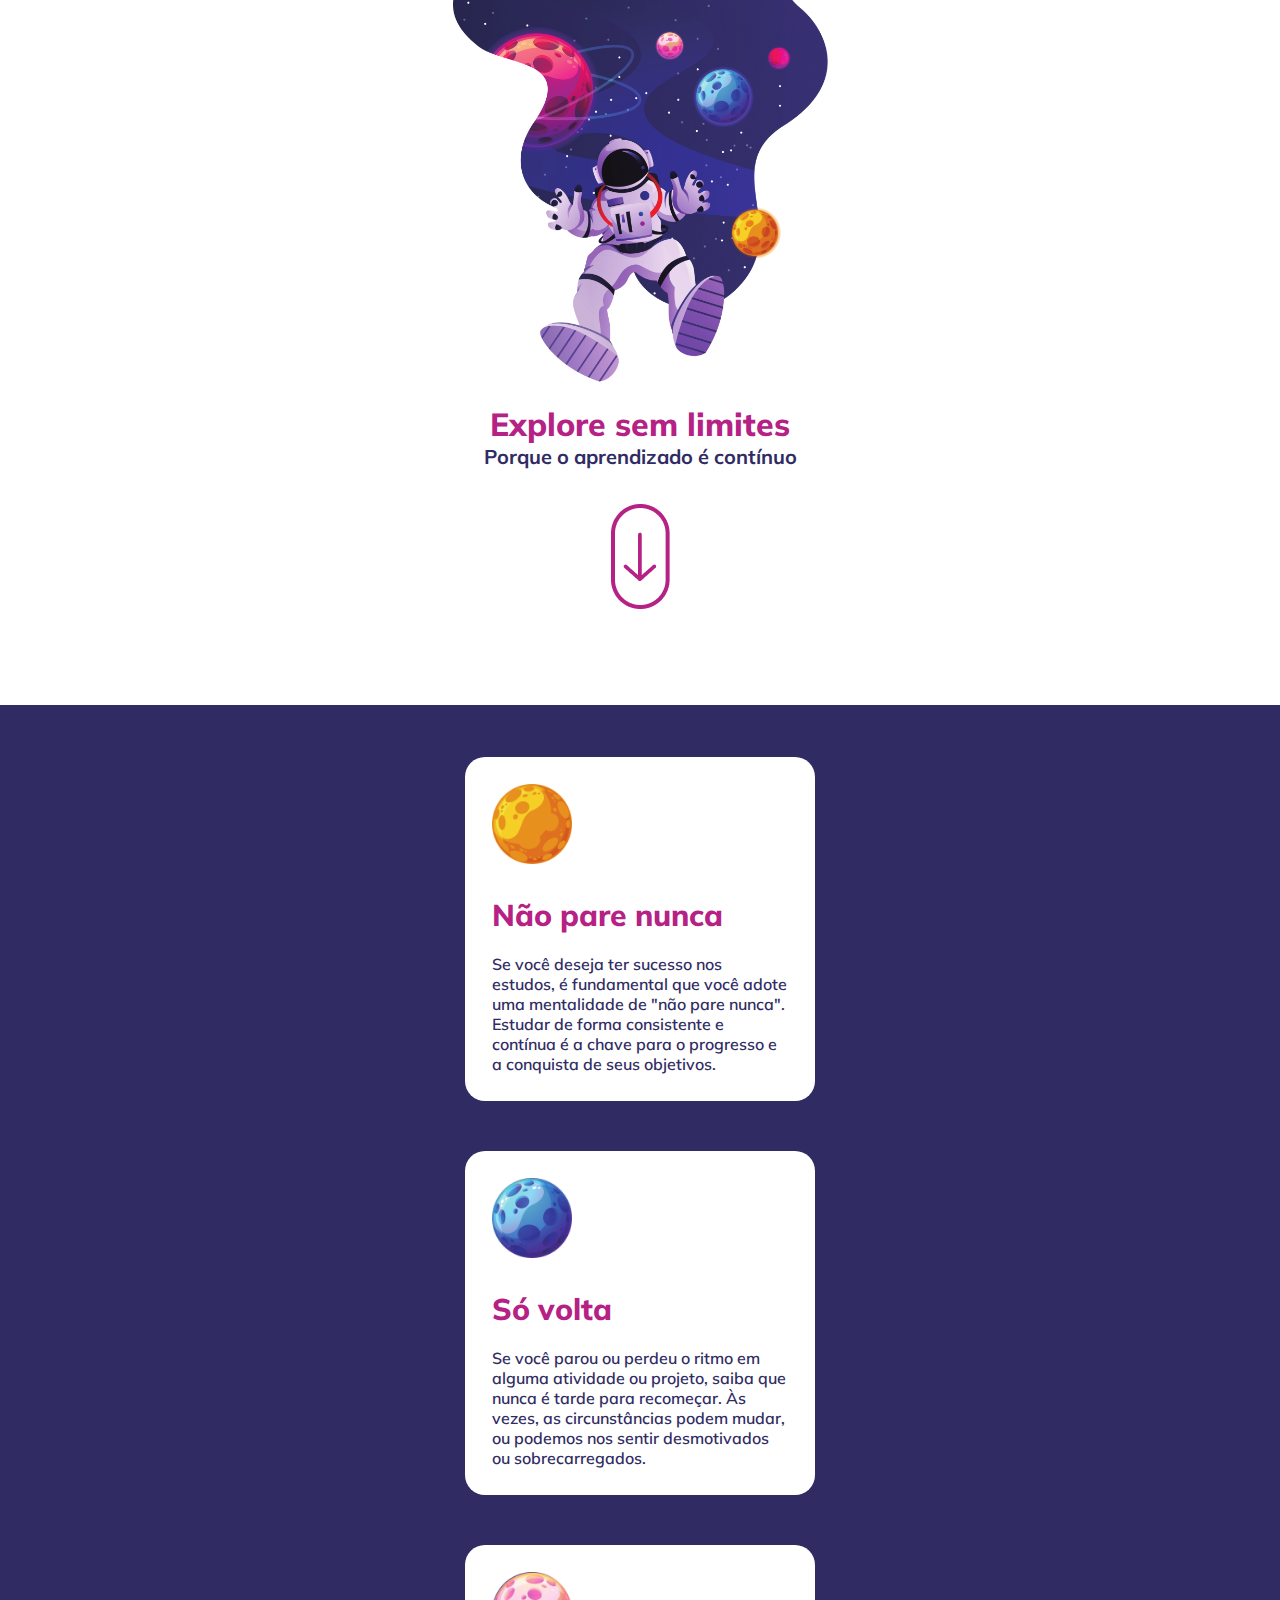
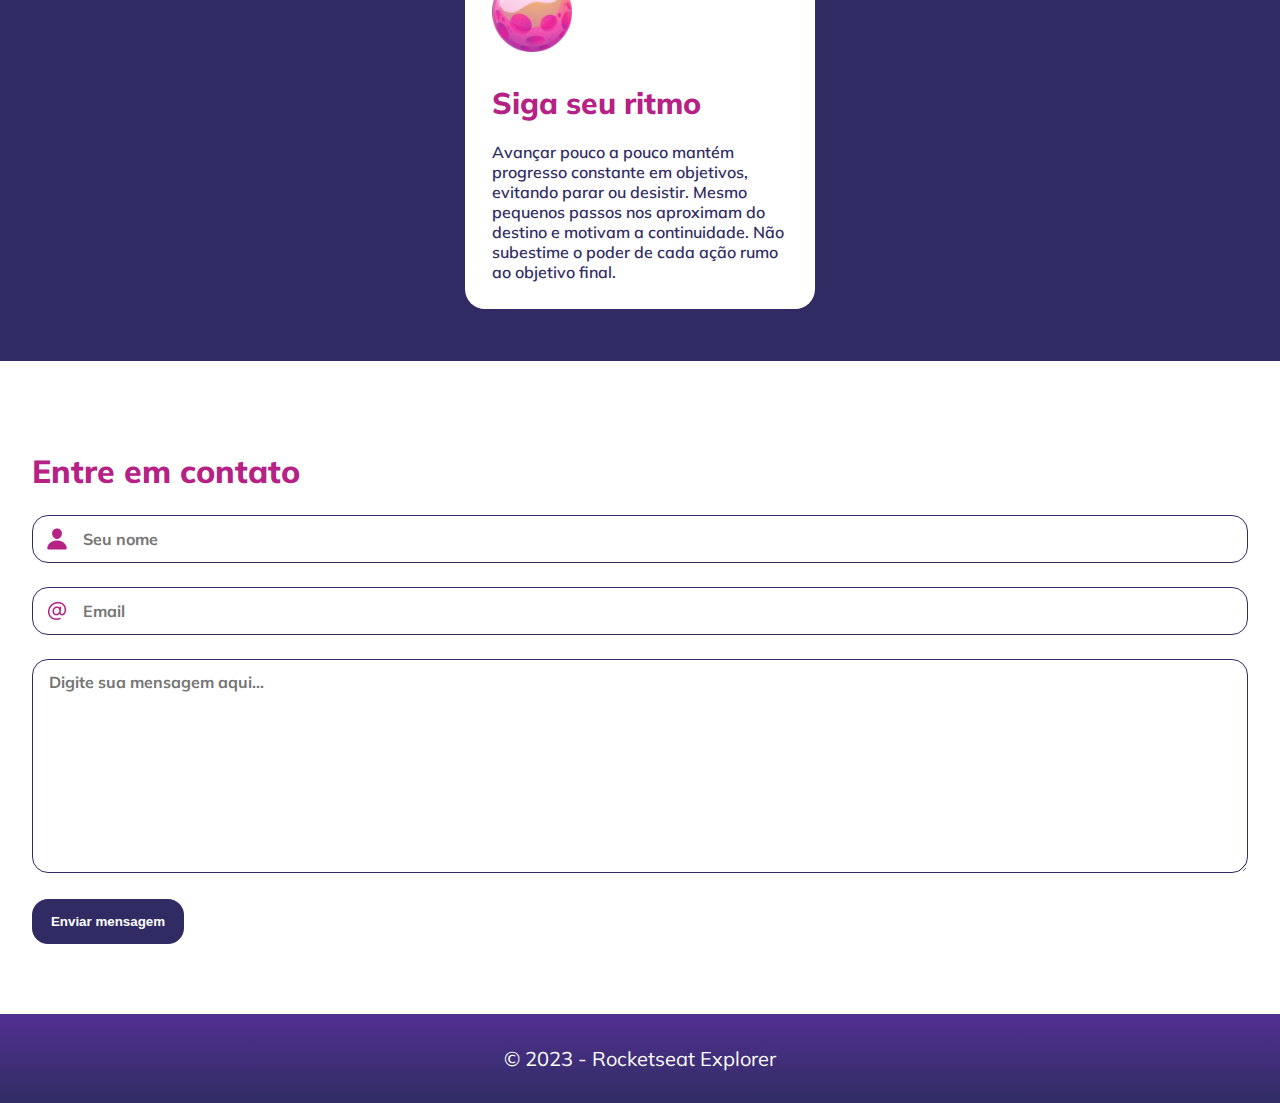
<file: Projeto-Itensivo/index.html>
<!DOCTYPE html>
<html lang="pt-br">

<head>
  <link rel="preconnect" href="https://fonts.googleapis.com">
  <link rel="preconnect" href="https://fonts.gstatic.com" crossorigin>
  <link href="https://fonts.googleapis.com/css2?family=Mulish:wght@400;600;700;800&display=swap" rel="stylesheet">
  <meta charset="UTF-8">
  <meta name="viewport" content="width=device-width, initial-scale=1.0">
  <link rel="stylesheet" href="style.css">
  <title>Universe</title>
</head>

<body>
  <header class="container">
      <figure id="astro">
        <img src="./img/universo.png">
      </figure>
      <h1>Explore sem limites</h1>
      <h2>Porque o aprendizado é contínuo</h2>
      <figure>
        <img src="./img/seta.png">
      </figure>
  </header>
  <main>

    <article class="cards">
        <div class="card">
          <figure>
            <img src="./img/planeta amarelo.png">
          </figure>
          <h1>Não pare nunca</h1>
          <p>Se você deseja ter sucesso nos estudos, é fundamental que você adote uma mentalidade de "não pare nunca".
            Estudar de forma consistente e contínua é a chave para o progresso e a conquista de seus objetivos.</p>
        </div>

        <div class="card">
          <figure>
            <img src="./img/planeta azul.png">
          </figure>
          <h1>Só volta</h1>
          <p>Se você parou ou perdeu o ritmo em alguma atividade ou projeto, saiba que nunca é tarde para recomeçar. Às
            vezes, as circunstâncias podem mudar, ou podemos nos sentir desmotivados ou sobrecarregados.</p>
        </div>

        <div class="card">
          <figure>
            <img src="./img/planeta rosa.png">
          </figure>
          <h1>Siga seu ritmo</h1>
          <p>Avançar pouco a pouco mantém progresso constante em objetivos, evitando parar ou desistir. Mesmo pequenos
            passos nos aproximam do destino e motivam a continuidade. Não subestime o poder de cada ação rumo ao
            objetivo final.</p>
        </div>
    </article>

    <article class="container">
      <fieldset>
        <h1>Entre em contato</h1>
        <div class="inputs" id="user">
          <label for="name">Seu nome</label>
          <input type="text" id="name" placeholder="Seu nome">
        </div>

        <div class="inputs" id="email">
          <label for="email">Email</label>
          <input type="email" id="email" placeholder="Email">
        </div>

        <div class="inputs">
          <label for="mensage">Mensagem</label>
          <textarea name="mensage" id="mensage" cols="30" rows="10"
            placeholder="Digite sua mensagem aqui..."></textarea>
        </div>
        <button>Enviar mensagem</button>
      </fieldset>

    </article>
  </main>

  <footer>
    <div class="container">
      © 2023 - Rocketseat Explorer
    </div>
  </footer>


</body>

</html>
</file>
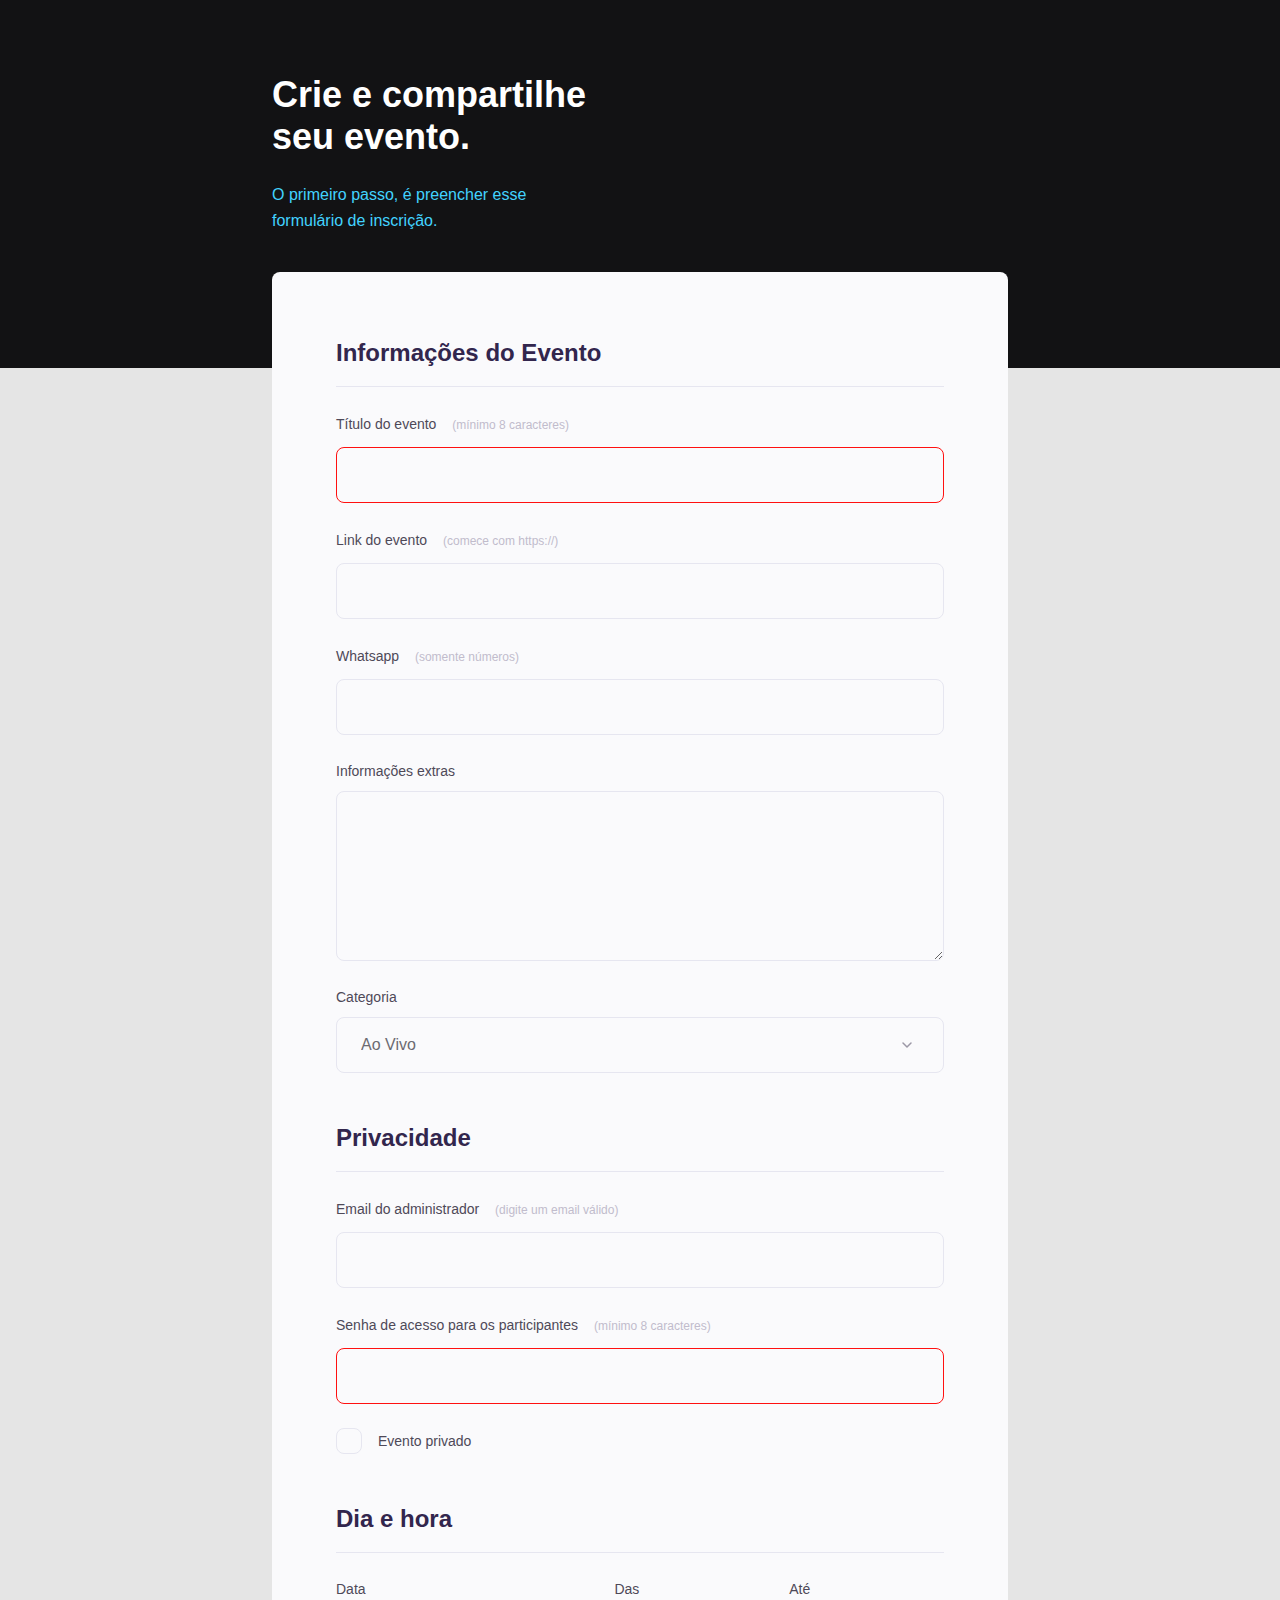
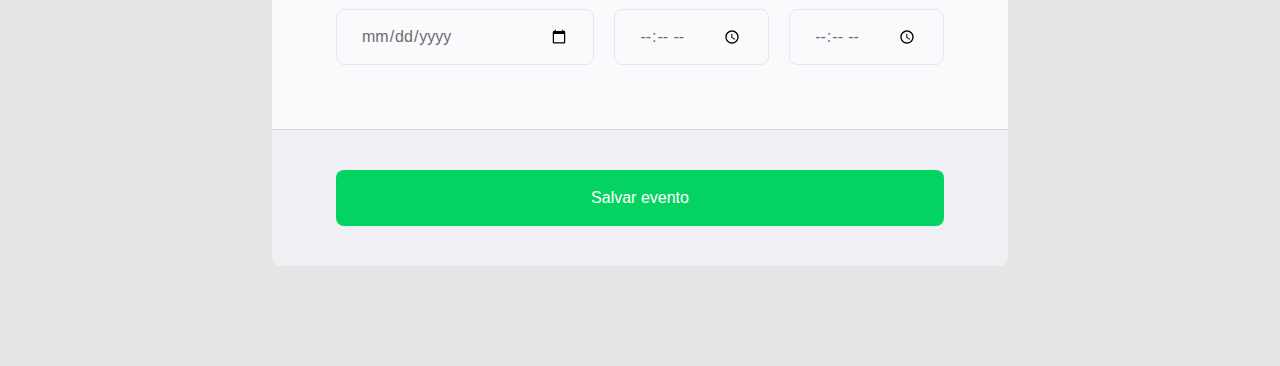
<file: Projeto03/index.html>
<!DOCTYPE html>
<html lang="pt-br">

<head>
	<title>Crie seu evento</title>
	<link rel="preconnect" href="https://fonts.googleapis.com">
	<link rel="preconnect" href="https://fonts.gstatic.com" crossorigin>
	<meta charset="UTF-8">
	<meta name="viewport" content="width=device-width, initial-scale=1.0">
	<link href="https://fonts.googleapis.com/css2?family=Archivo:wght@600;700&family=Poppins&display=swap">
	<link rel="stylesheet" href="style.css">
</head>

<body>

	<div class="page">
		<header>
			<h1>Crie e compartilhe seu evento. </h1>
			<p>O primeiro passo, é preencher esse
				formulário de inscrição.</p>
		</header>
		<form id="-my-form">

			<fieldset>
				<div class="fieldset-wrapper">
					<legend>Informações do Evento</legend>
	
					<div class="input-wrapper">
						<label for="event-title">Título do evento <span>(mínimo 8 caracteres)</span></label>
						<input type="text" id="event-title" required minlength="8"/>
					</div>
	
					<div class="input-wrapper">
						<label for="event-link">Link do evento <span>(comece com https://)</span></label>
						<input type="url" id="event-link"/>
					</div>

					<div class="input-wrapper">
						<label for="event-whatsapp">Whatsapp <span>(somente números)</span></label>
						<input type="number" id="event-whatsapp"/>
					</div>

					<div class="input-wrapper">
						<label for="event-extra">Informações extras</label>
						<textarea id="event-extra"></textarea>
					</div>

					<div class="input-wrapper">
						<label for="event-category">Categoria</label>
						<select id="event-category">
							<option value="Live">Ao Vivo</option>
							<option value="podcast">Podcast</option>
							<option value="mentorship">Mentoria</option>
						</select>
					</div>
				</div>

			</fieldset>

			<fieldset>
				<div class="fieldset-wrapper">
					<legend>Privacidade</legend>

					<div class="input-wrapper">
						<label for="event-email">Email do administrador <span>(digite um email válido)</span></label>
						<input type="email" id="event-email"/>
					</div>

					<div class="input-wrapper">
						<label for="event-password">Senha de acesso para os participantes <span>(mínimo 8 caracteres)</span></label>
						<input type="password" id="event-password"  required minlength="8"/>
					</div>

					<div class="checkbox-wrapper">
						<input type="checkbox" id="event-private"/>
						<label for="event-private">Evento privado</label>
					</div>
				</div>
			</fieldset>

			<fieldset>
				<div class="fieldset-wrapper">
					<legend>Dia e hora</legend>

					<div class="col-3">
						<div class="input-wrapper">
							<label for="event-data">Data</label>
							<input type="date" id="event-data"/>
						</div>

						<div class="input-wrapper">
							<label for="event-begin">Das</label>
							<input type="time" id="event-begin"/>
						</div>

						<div class="input-wrapper">
							<label for="event-end">Até</label>
							<input type="time" id="event-end"/>
						</div>
					</div>

					


			</fieldset>
			

		</form>

		<footer class="button-save">
			<button form="my-form">
			Salvar evento
			</button>
		</footer>
	</div>

</body>

</html>
</file>
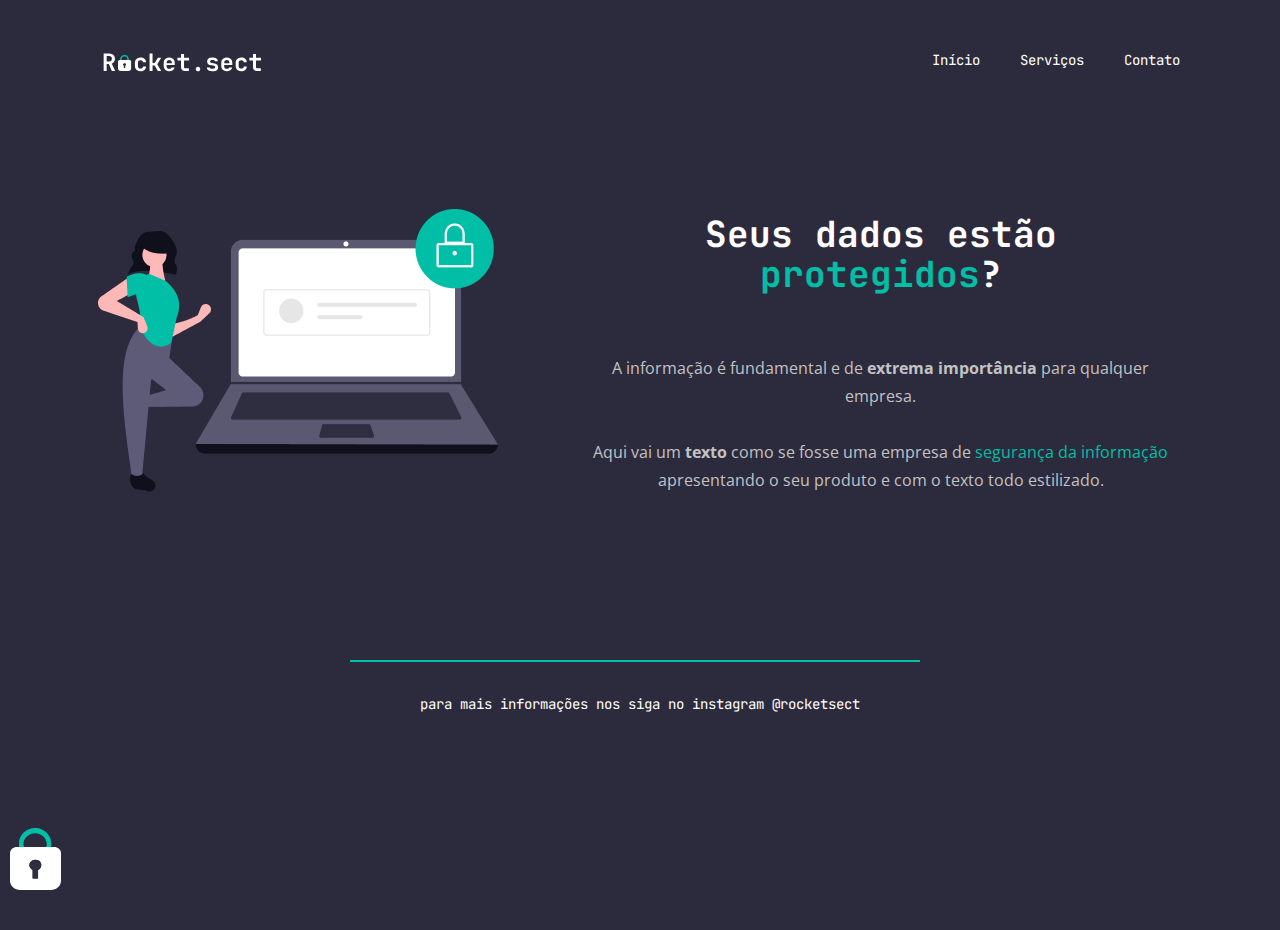
<file: Projeto02-Desafios/Avancado/index.html>
<!DOCTYPE html>
<html lang="pt-br">

<head>
	<link rel="preconnect" href="https://fonts.googleapis.com">
	<link rel="preconnect" href="https://fonts.gstatic.com" crossorigin>
	<meta charset="UTF-8">
	<meta name="viewport" content="width=device-width, initial-scale=1.0">
	<title>Rocket.sect</title>
	<link rel="stylesheet" href="style.css">
	<link rel="shortcut icon" href="images/padlock-decoration.svg" type="image/x-icon">
	<link
		href="https://fonts.googleapis.com/css2?family=JetBrains+Mono:wght@500;700&family=Open+Sans:wght@400;700&display=swap"
		rel="stylesheet">
</head>

<body>
	<header>
		<img src="images/logo.svg" alt="Logo">
		<ul>
			<li><a href="#">Início</a></li>
			<li><a href="#">Serviços</a></li>
			<li><a href="#">Contato</a></li>
		</ul>
	</header>

	<main>
		<img src="images/img1.png" alt="desenho de uma mulher ao lado de um notebook">

		<section>
			<h1>Seus dados estão <span>protegidos</span>?</h1>
			<p>
				A informação é fundamental e de <strong>extrema importância</strong> para qualquer empresa.
		</br>	
		</br>
				Aqui vai um <strong>texto</strong> como se fosse uma empresa de <span>segurança da informação</span>
				apresentando o seu produto e com o texto todo estilizado.
			</p>
		</section>
	</main>

	<footer>
		<div id="line"></div>
		para mais informações nos siga no instagram <a href="https://instagram.com/rocketsect"
			target="_blank">@rocketsect</a>
	</footer>

	<img id="lock" src="images/padlock-decoration.svg" alt="Logo">
</body>

</html>
</file>
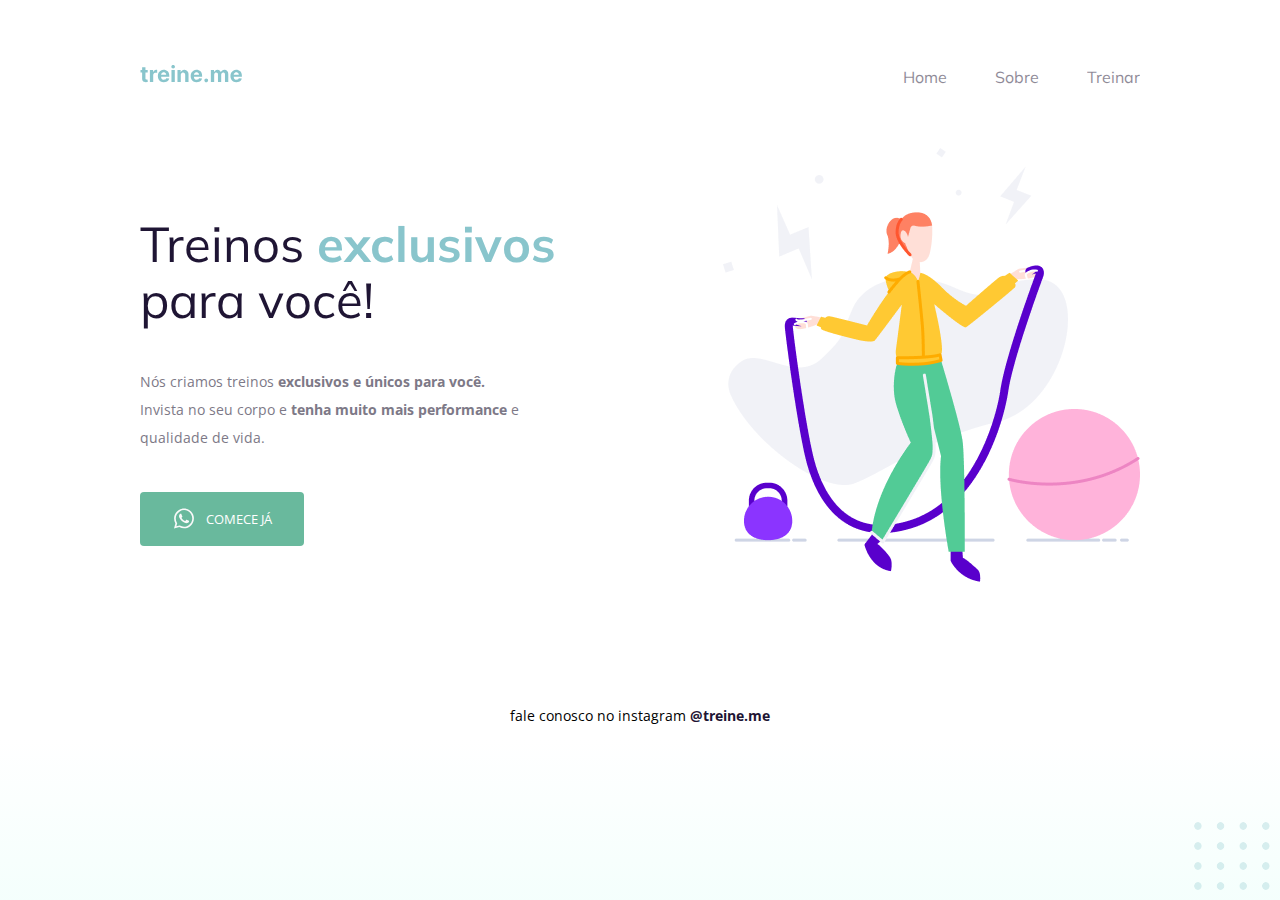
<file: Projeto02-Desafios/Bugs/index.html>
<!DOCTYPE html>
<html lang="pt-br">

<head>
  <link rel="preconnect" href="https://fonts.googleapis.com">
  <link rel="preconnect" href="https://fonts.gstatic.com" crossorigin>

  <meta charset="UTF-8" />
  <meta name="viewport" content="width=device-width, initial-scale=1.0" />
  <title>Treine me</title>

  <link href="https://fonts.googleapis.com/css2?family=Mulish:wght@400;700&family=Open+Sans:wght@400;700&display=swap"
    rel="stylesheet">

  <link rel="stylesheet" href="style.css">

</head>

<body>
  <div class="page">
    <nav>
      <a id="logo" href="#">
        <img src="images/logo.svg" alt="Treine.me" />
      </a>
      <ul>
        <li><a href="#">Home</a></li>
        <li><a href="#">Sobre</a></li>
        <li><a href="#">Treinar</a></li>
      </ul>
    </nav>

    <main>
      <section>
        <h1>Treinos <span>exclusivos</span> para você!</h1>

        <p>
          Nós criamos treinos <strong>exclusivos e únicos para você.</strong></br>
          Invista no seu corpo e <strong>tenha muito mais performance</strong> e qualidade de vida.
        </p>

        <button>
          <img src="images/whats.svg" alt="Ícone do whatsapp">
          Comece já
        </button>
      </section>

      <img src="images/img.png" alt="Desenho de uma mulher pulando corta numa academia.">
    </main>

    <footer>
      fale conosco no instagram <a href="https://instagram.com/treineme" target="_blank">@treine.me</a>
    </footer>
  </div>

  <img id="balls" src="images/balls.svg" alt="Bolinhas decorativas verdes no canto inferior direito da página.">

</body>

</html>
</file>
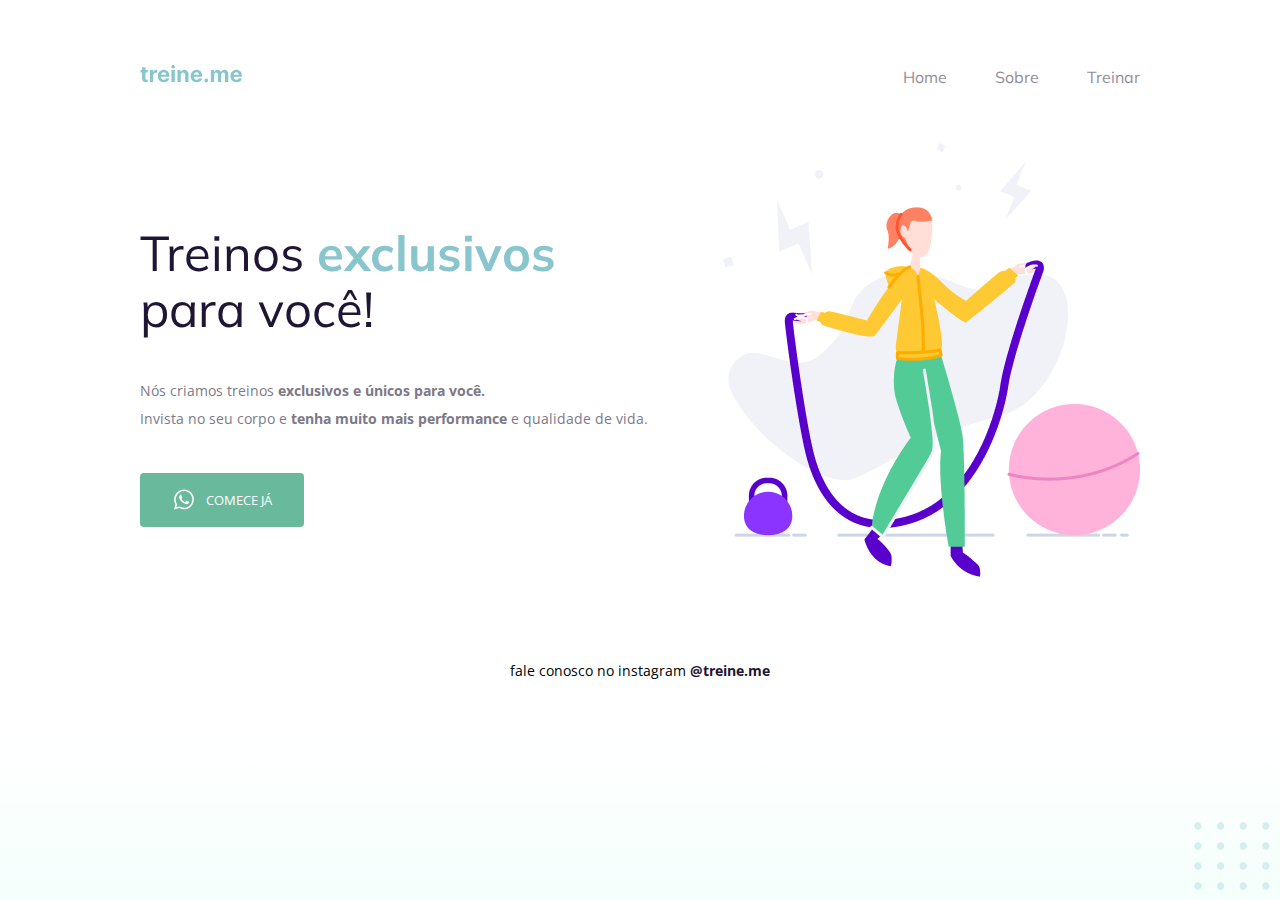
<file: Projeto02-Desafios/Semantica/index.html>
<!DOCTYPE html>
<html lang="pt-br">

<head>
  <link rel="preconnect" href="https://fonts.googleapis.com">
  <link rel="preconnect" href="https://fonts.gstatic.com" crossorigin>

  <meta charset="UTF-8" />
  <meta name="viewport" content="width=device-width, initial-scale=1.0" />
  <title>Treine me</title>

  <link href="https://fonts.googleapis.com/css2?family=Mulish:wght@400;700&family=Open+Sans:wght@400;700&display=swap"
    rel="stylesheet">

  <link rel="stylesheet" href="style.css">

</head>

<body>
  <div class="page">
    <nav>
      <a id="logo" href="#">
        <img src="images/logo.svg" alt="Treine.me" />
      </a>
      <ul>
        <li><a href="#">Home</a></li>
        <li><a href="#">Sobre</a></li>
        <li><a href="#">Treinar</a></li>
      </ul>
    </nav>

    <main>
      <section>
        <h1>Treinos <span>exclusivos</span> para você!</h1>

        <p>
          Nós criamos treinos <strong>exclusivos e únicos para você.</strong></br>
          Invista no seu corpo e <strong>tenha muito mais performance</strong> e qualidade de vida.
        </p>

        <button>
          <img src="images/whats.svg" alt="Ícone do whatsapp">
          Comece já
        </button>

      </section>

      <img src="images/img.png" alt="Desenho de uma mulher pulando corta numa academia.">
    </main>

    <footer>
      fale conosco no instagram <a href="https://instagram.com/treineme" target="_blank">@treine.me</a>
    </footer>
  </div>

  <img id="balls" src="images/balls.svg" alt="Bolinhas decorativas verdes no canto inferior direito da página.">

</body>

</html>
</file>
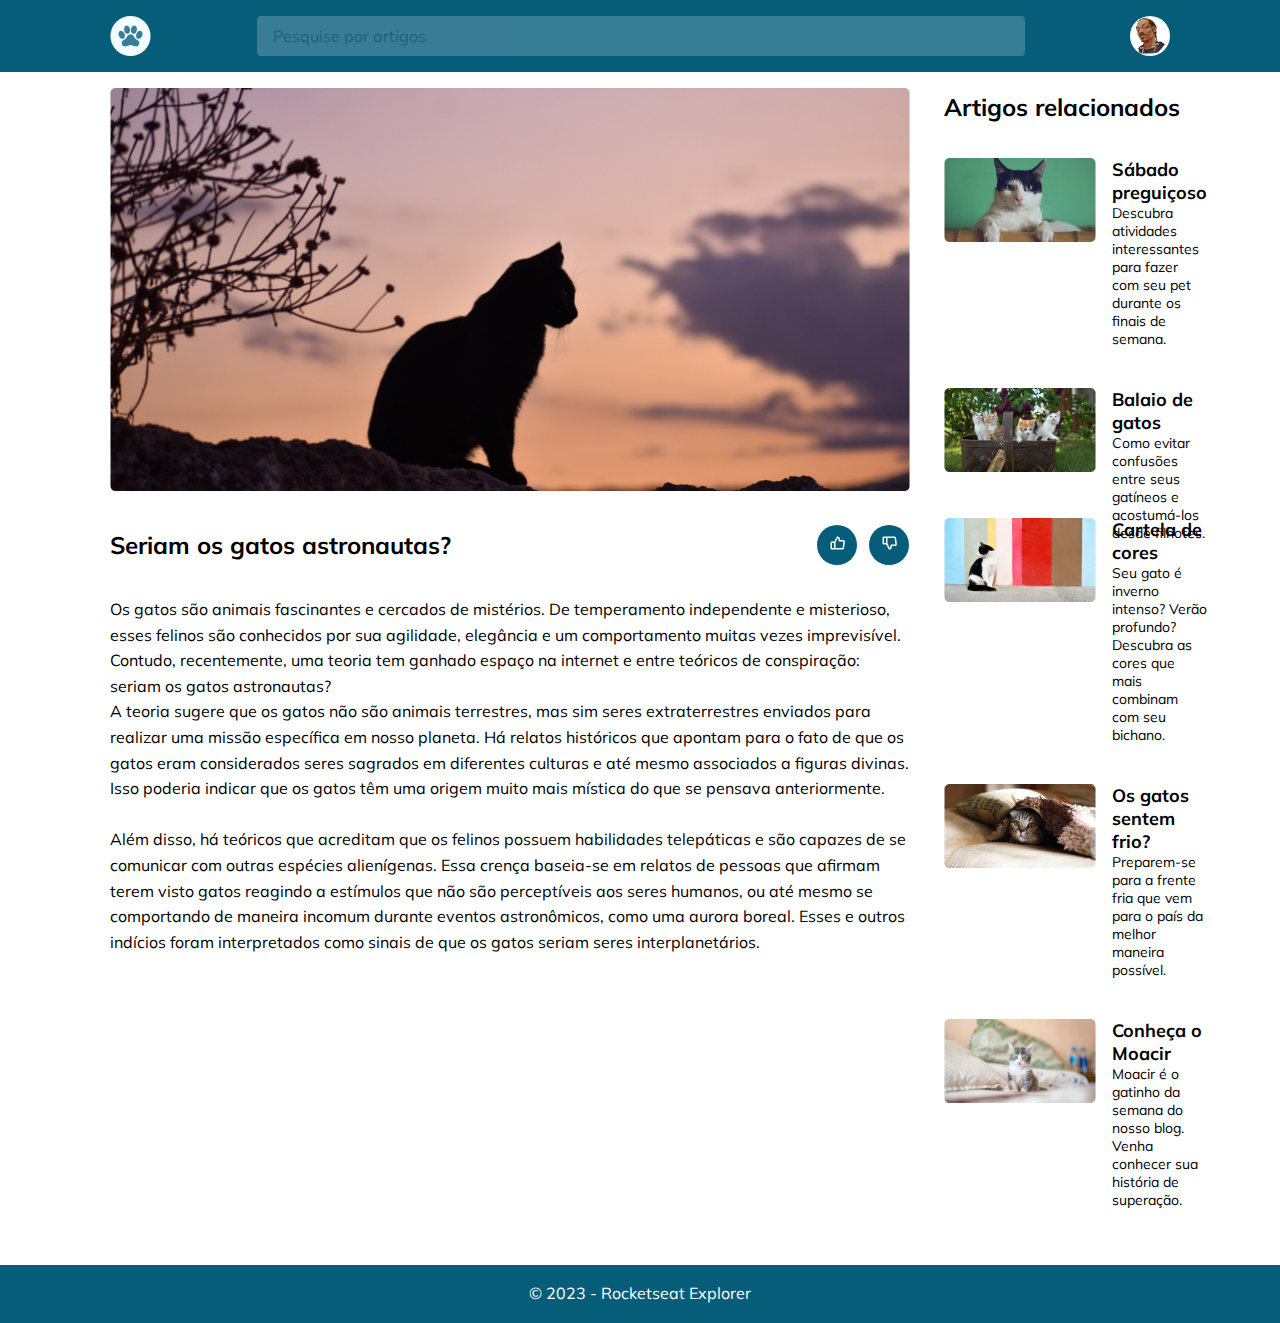
<file: Projeto03-Desafios/Blogatos/index.html>
<!DOCTYPE html>
<html lang="pt-br">

<head>
	<link rel="preconnect" href="https://fonts.googleapis.com">
	<link rel="preconnect" href="https://fonts.gstatic.com" crossorigin>
	<link href="https://fonts.googleapis.com/css2?family=Mulish:wght@400;700&display=swap" rel="stylesheet">
	<meta charset="UTF-8">
	<meta name="viewport" content="width=device-width, initial-scale=1.0">
	<title>Blog de Gatos</title>
	<link rel="stylesheet" href="style.css">
</head>

<body>
	<header class="container">
		<img src="./img/paw.png" alt="logo de pata de gato">
		<form>
			<label for="busca">Pesquise por artigos</label>
			<input type="text" placeholder="Pesquise por artigos">
		</form>
		<img class="perfil" src="./img/snoop.jpg" alt="logo de perfil">
	</header>
	
	</div>
	<div class="section">
		<main>
			<img src="./img/1.jpg" alt="">
			<div class="container">
				<div class="titulo">
					<h1>Seriam os gatos astronautas?</h1>
					<button><img src="./img/like.png" alt="botão de gostei"></button>
					<button><img src="./img/deslike.png" alt="botão de não gostei"></button>
				</div>
				<p>
					Os gatos são animais fascinantes e cercados de mistérios. De temperamento independente e misterioso, esses felinos são conhecidos por sua agilidade, elegância e um comportamento muitas vezes imprevisível. Contudo, recentemente, uma teoria tem ganhado espaço na internet e entre teóricos de conspiração: seriam os gatos astronautas?<br>
					A teoria sugere que os gatos não são animais terrestres, mas sim seres extraterrestres enviados para realizar uma missão específica em nosso planeta. Há relatos históricos que apontam para o fato de que os gatos eram considerados seres sagrados em diferentes culturas e até mesmo associados a figuras divinas. Isso poderia indicar que os gatos têm uma origem muito mais mística do que se pensava anteriormente.<br>
					<br>
					Além disso, há teóricos que acreditam que os felinos possuem habilidades telepáticas e são capazes de se comunicar com outras espécies alienígenas. Essa crença baseia-se em relatos de pessoas que afirmam terem visto gatos reagindo a estímulos que não são perceptíveis aos seres humanos, ou até mesmo se comportando de maneira incomum durante eventos astronômicos, como uma aurora boreal. Esses e outros indícios foram interpretados como sinais de que os gatos seriam seres interplanetários.
				</p>
			</div>
		</main>
	
		<aside class="container">
			<h1>Artigos relacionados</h1>
			<div class="artigo">
				<div class="item">
					<img src="./img/2.jpg" alt="">
					<h2>Sábado preguiçoso</h2>
					<p>Descubra atividades interessantes para fazer com seu pet durante os finais de semana.</p>				
				</div>
	
				<div class="item">
					<img src="./img/3.jpg" alt="">
					<h2>Balaio de gatos</h2>
					<p>Como evitar confusões entre seus gatíneos e acostumá-los desde filhotes.</p>				
				</div>
	
				<div class="item">
					<img src="./img/4.jpg" alt="">
					<h2>Cartela de cores</h2>
					<p>Seu gato é inverno intenso? Verão profundo? Descubra as cores que mais combinam com seu bichano.</p>				
				</div>
	
				<div class="item">
					<img src="./img/5.jpg" alt="">
					<h2>Os gatos sentem frio?</h2>
					<p>Preparem-se para a frente fria que vem para o país da melhor maneira possível.</p>				
				</div>
	
				<div class="item">
					<img src="./img/6.jpg" alt="">
					<h2>Conheça o Moacir</h2>
					<p>Moacir é o gatinho da semana do nosso blog. Venha conhecer sua história de superação.</p>				
				</div>
			</div>
		</aside>

	</div>
	<footer class="container">© 2023 - Rocketseat Explorer</footer>

</body>

</html>
</file>
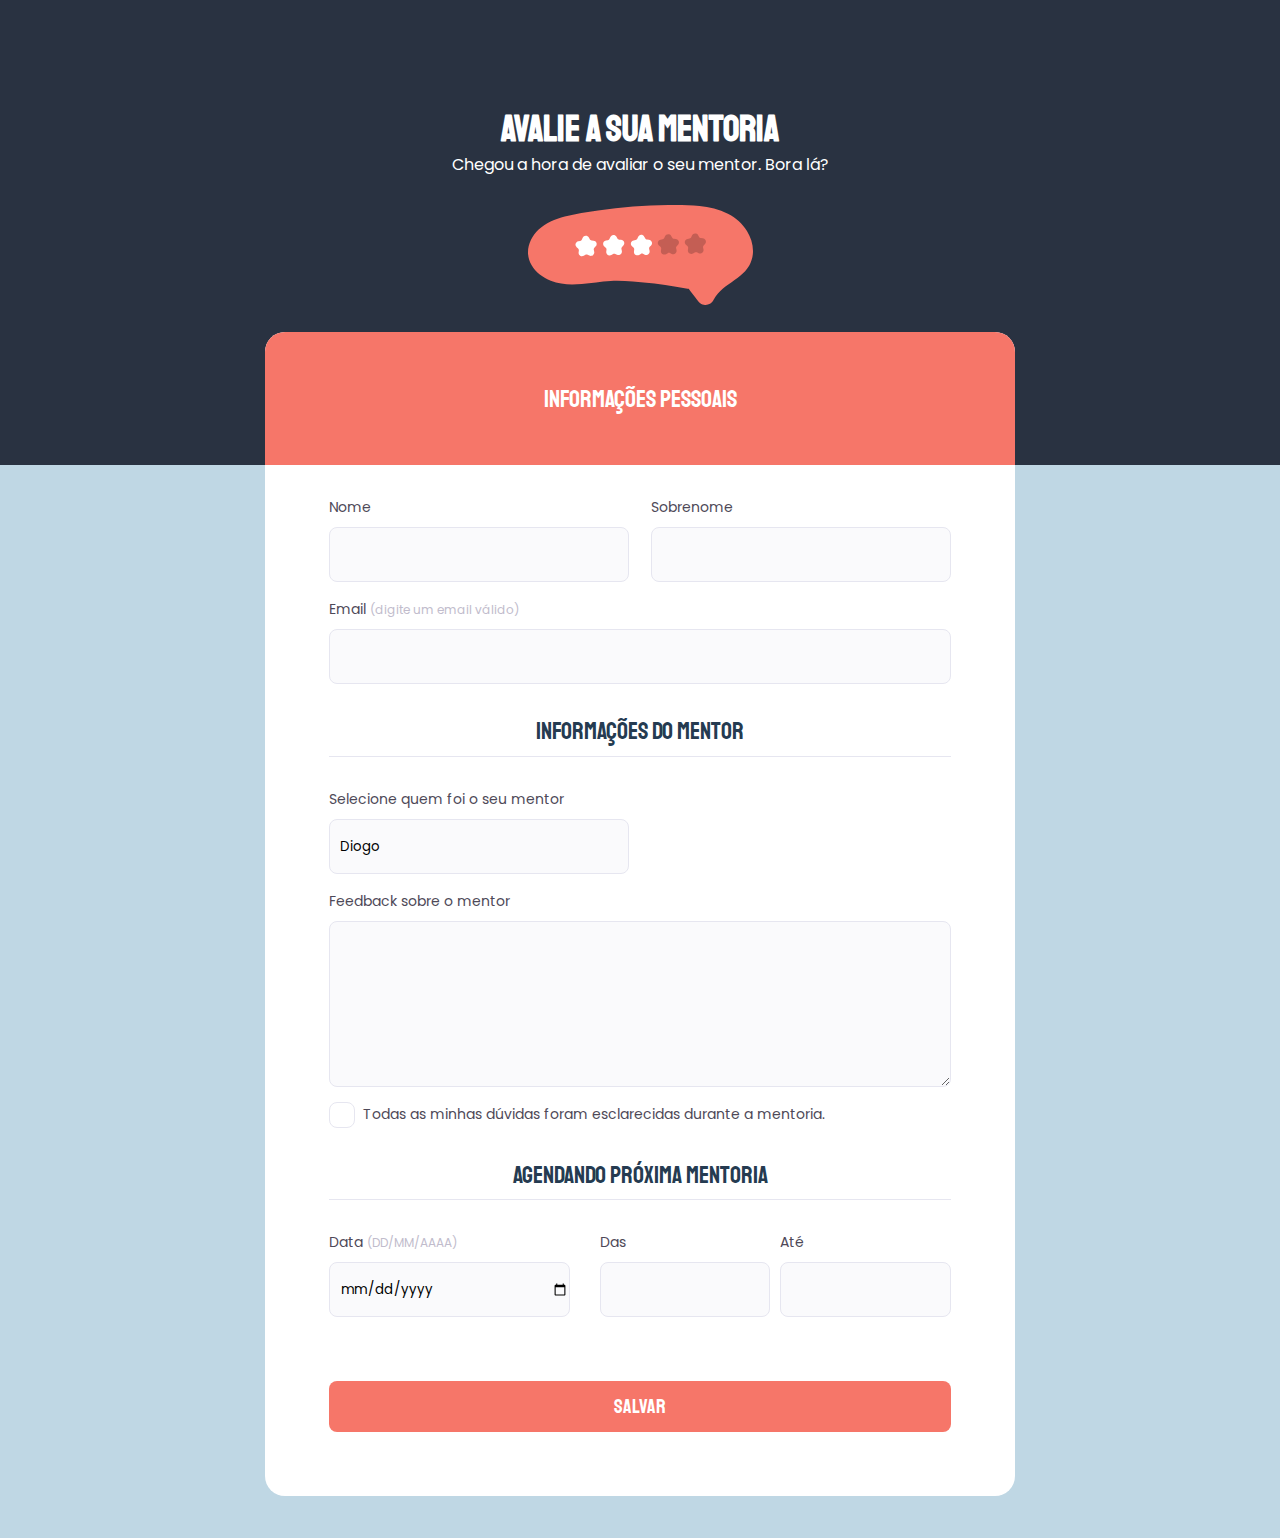
<file: Projeto03-Desafios/Form/index.html>
<!DOCTYPE html>
<html lang="pt-br">

<head>
	<meta charset="UTF-8">
	<meta name="viewport" content="width=device-width, initial-scale=1.0">
	<title>Avaliar mentoria</title>
	<link rel="shortcut icon" href="img/Vector.svg" type="image/x-icon">
	<link rel="stylesheet" href="style.css">
	<link rel="preconnect" href="https://fonts.googleapis.com">
	<link rel="preconnect" href="https://fonts.gstatic.com" crossorigin>
	<link href="https://fonts.googleapis.com/css2?family=Poppins&family=Staatliches&display=swap" rel="stylesheet">
</head>

<body>
	<div class="page">
		<header>
			<h1>Avalie a sua mentoria</h1>
			<p>Chegou a hora de avaliar o seu mentor. Bora lá?</p>
			<img src="img/Vector.svg" alt="Logo de balão com estrelas para avaliar">
		</header>

		<form>
			<fieldset>
				<div class="fieldset-dig">

					<legend class="first-legend">Informações pessoais</legend>
					<div class="inputs">
							<div class="col-name">
								<div class="input-dig">
									<label for="name-dig">Nome</label>
									<input type="text" id="name-dig" />
								</div>
		
								<div class="input-dig">
									<label for="lastname-dig">Sobrenome</label>
									<input type="text" id="lastname-dig" />
								</div>
							</div>
		
							<div class="input-dig">
								<label for="email-dig">Email <span>(digite um email válido)</span></label>
								<input type="email" id="email-dig" />
							</div>
					</div>
				</div>

			</fieldset>
			<fieldset>
				<legend>Informações do mentor</legend>
				<div class="line"></div>

				<div class="inputs">
					<div class="input-dig">
						<label for="mentor">Selecione quem foi o seu mentor</label>
						<select id="mentor">
							<option value="Diogo">Diogo</option>
							<option value="Pascoa">Pascoa</option>
							<option value="Sigmon">Sigmon</option>
						</select>
					</div>

					<div class="input-dig">
						<label for="feedback">Feedback sobre o mentor</label>
						<textarea id="feedback"></textarea>
					</div>

				<div class="checkbox-dig">
					<input type="checkbox" id="questions">
					<label for="questions">Todas as minhas dúvidas foram esclarecidas durante a mentoria.</label>
				</div>
				</div>
			</fieldset>
			
			<fieldset>
				<legend>Agendando próxima mentoria</legend>
				<div class="line"></div>
				
				<div class="inputs">
					<div class="col-date">
						<div class="input-dig">
							<label for="date">Data <span>(DD/MM/AAAA)</span></label>
							<input type="date" id="date">
						</div>
						<div class="col-datetime">
							<div class="input-dig">
								<label for="date-time-start">Das</label>
								<input type="datetime" id="date">
							</div>
							<div class="input-dig">
								<label for="date-time-end">Até</label>
								<input type="datetime" id="date-time-end">
							</div>
						</div>
					</div>
				</div>
			</fieldset>

			<button type="button">Salvar</button>
		</form>
	</div>
</body>

</html>
</file>
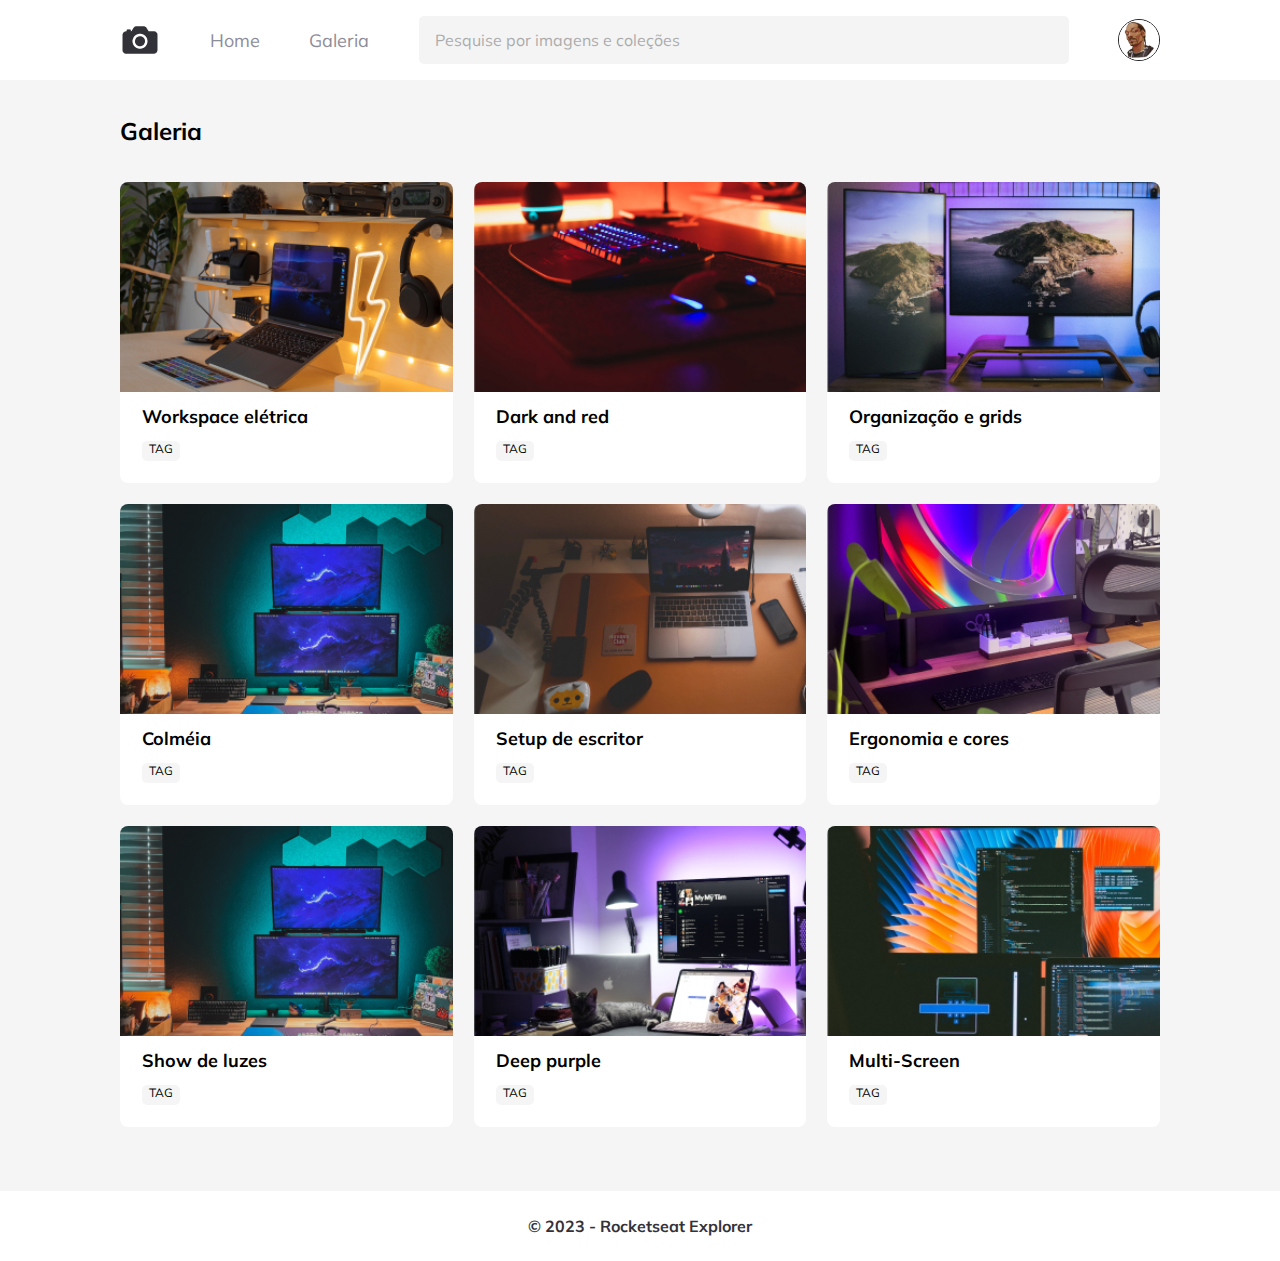
<file: Projeto03/Avancado/index.html>
<!DOCTYPE html>
<html lang="pt-br">

<head>
	<link rel="preconnect" href="https://fonts.googleapis.com">
	<link rel="preconnect" href="https://fonts.gstatic.com" crossorigin>
	<link href="https://fonts.googleapis.com/css2?family=Mulish:wght@400;700&display=swap" rel="stylesheet">
	<meta charset="UTF-8">
	<meta name="viewport" content="width=device-width, initial-scale=1.0">
	<title>Fotoblog</title>
	<link rel="stylesheet" href="style.css">
</head>

<body>
		<header class="container">
			<img src="./img/camera.jpg" alt="logo de camera">
			<a href="#">Home</a>
			<a href="#">Galeria</a>
			<form>
				<div class="busca">
					<label for="busca">Pesquise por imagens e coleções</label>
					<input type="text" id="busca" placeholder="Pesquise por imagens e coleções">
				</div>
			</form>

			<img class="perfil" src="./img/snoop.jpg" alt="foto de perfil">
		</header>

		
		<main>
			<h1 class="container">Galeria</h1>
			<div class="container">
				<div class="card">
					<img src="./img/1.jpg" alt="">
					<h3>Workspace elétrica</h3>
					<span>tag</span>
				</div>
	
				<div class="card" style="--delay:.6s">
					<img src="./img/2.jpg" alt="">
					<h3>Dark and red</h3>
					<span>tag</span>
				</div>
	
				<div class="card" style="--delay:.8s">
					<img src="./img/3.jpg" alt="">
					<h3>Organização e grids</h3>
					<span>tag</span>
				</div>
				
				<div class="card" style="--delay:1s">
					<img src="./img/4.jpg" alt="">
					<h3>Colméia</h3>
					<span>tag</span>
				</div>
				
				<div class="card" style="--delay:1.2s">
					<img src="./img/5.jpg" alt="">
					<h3>Setup de escritor</h3>
					<span>tag</span>
				</div>
				
				<div class="card" style="--delay:1.4s">
					<img src="./img/6.jpg" alt="">
					<h3>Ergonomia e cores</h3>
					<span>tag</span>
				</div>
				
				<div class="card" style="--delay:1.6s">
					<img src="./img/7.jpg" alt="">
					<h3>Show de luzes</h3>
					<span>tag</span>
				</div>
				
				<div class="card" style="--delay:1.8s">
					<img src="./img/8.jpg" alt="">
					<h3>Deep purple</h3>
					<span>tag</span>
				</div>
				
				<div class="card" style="--delay:2s">
					<img src="./img/9.jpg" alt="">
					<h3>Multi-Screen</h3>
					<span>tag</span>
				</div>
			</div>
		</main>

		<footer class="container"><p><strong>© 2023 - Rocketseat Explorer</strong></p></footer>


</body>

</html>
</file>
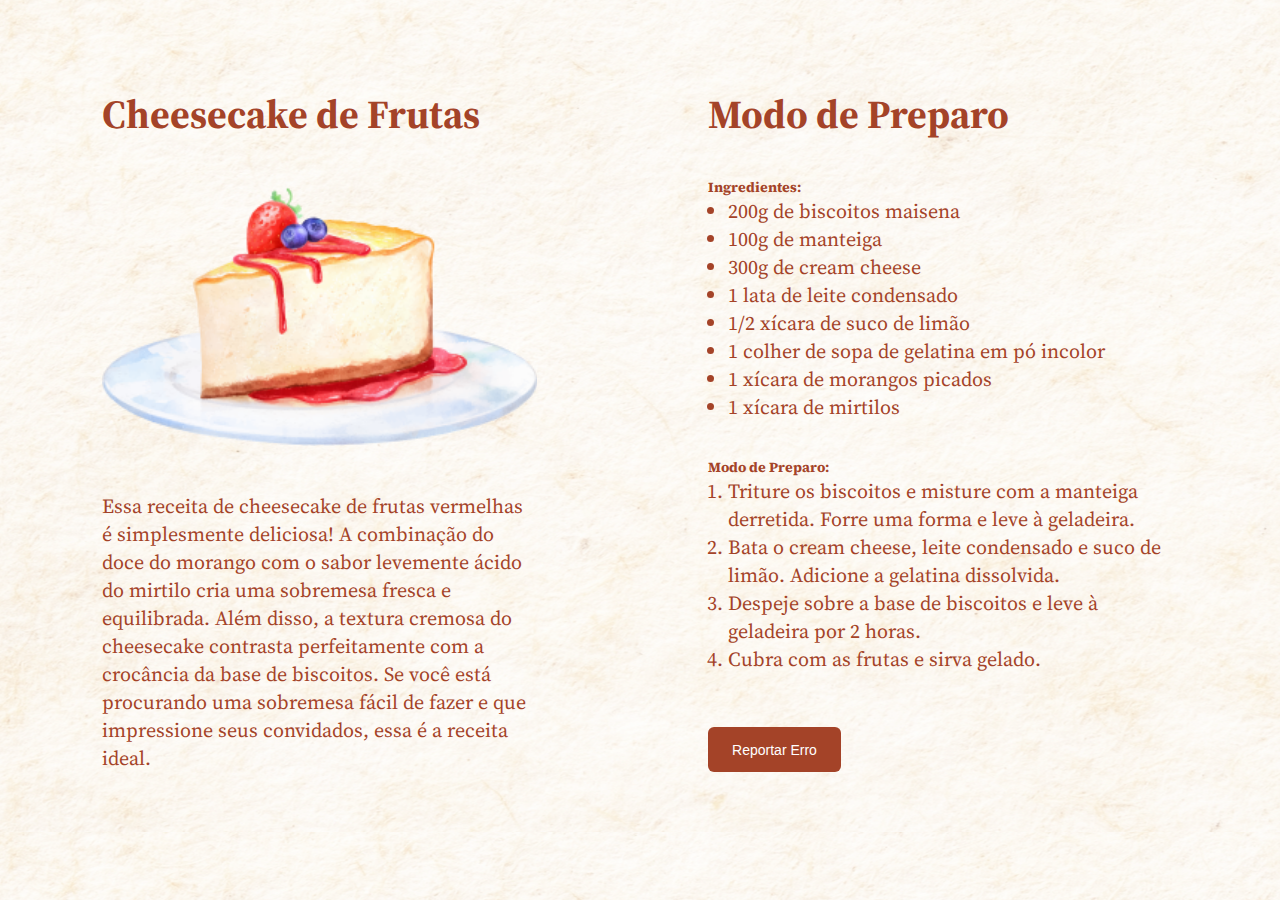
<file: Projeto03/Responsividade/index.html>
<!DOCTYPE html>
<html lang="pt-br">

<head>
	<link rel="preconnect" href="https://fonts.googleapis.com">
	<link rel="preconnect" href="https://fonts.gstatic.com" crossorigin>
	<link href="https://fonts.googleapis.com/css2?family=Source+Serif+4:wght@400;700&display=swap" rel="stylesheet">
	<link rel="stylesheet" href="style.css">
	<meta charset="UTF-8">
	<meta name="viewport" content="width=device-width, initial-scale=1.0">
	<title>Cheesecake</title>
</head>

<body>
	<main>
		<div class="informations">
			<h1>Cheesecake de Frutas</h1>
			<img class="cheesecake" src="./img/01.png" alt="Imagem de um desenho de bolo">
			<p>Essa receita de cheesecake de frutas vermelhas é simplesmente deliciosa! A combinação do doce do morango com o
				sabor levemente ácido do mirtilo cria uma sobremesa fresca e equilibrada. Além disso, a textura cremosa do
				cheesecake contrasta perfeitamente com a crocância da base de biscoitos. Se você está procurando uma sobremesa
				fácil de fazer e que impressione seus convidados, essa é a receita ideal.</p>
		</div>

		<div class="mode">
			<h1>Modo de Preparo</h1>

			<strong>Ingredientes:</strong>
			<ul>
				<li>200g de biscoitos maisena</li>
				<li>100g de manteiga</li>
				<li>300g de cream cheese</li>
				<li>1 lata de leite condensado</li>
				<li>1/2 xícara de suco de limão</li>
				<li>1 colher de sopa de gelatina em pó incolor</li>
				<li>1 xícara de morangos picados</li>
				<li>1 xícara de mirtilos</li>
			</ul>

			<strong>Modo de Preparo:</strong>
			<ol>
				<li>Triture os biscoitos e misture com a manteiga derretida. Forre uma forma e leve à geladeira.</li>
				<li>Bata o cream cheese, leite condensado e suco de limão. Adicione a gelatina dissolvida.</li>
				<li>Despeje sobre a base de biscoitos e leve à geladeira por 2 horas.</li>
				<li>Cubra com as frutas e sirva gelado.</li>
			</ol>
			<button>Reportar Erro</button>
		</div>


	</main>

</body>

</html>
</file>
<file: Projeto-Itensivo/style.css>
* {
  box-sizing: border-box;
  margin: 0;
  padding: 0;
  -webkit-font-smoothing: antialiased;
  -moz-osx-font-smoothing: grayscale;
}

:root {
  font-size: 6.25%;
  font-family: 'Mulish';
  --clr-pink: hsl(320, 69%, 42%);
  --clr-blue: hsl(244, 38%, 28%);
  --clr-white: hsl(255, 0%, 100%);
  --clr-linear: hsl(260, 50%, 38%);
}

.container {
  padding: 0 32rem;
}

header {
  display: flex;
  text-align: center;
  flex-direction: column;
}

#astro img{
  width: 375rem;
}

header h1, h1 {
  margin-top: 20rem;
  font-size: 32rem;
  color: var(--clr-pink);
  font-weight: 800;
}

header h2 {
  font-size: 20rem;
  color: var(--clr-blue);
  margin-bottom: 35rem;
}

.cards {
  margin-top: 94rem;
  background: var(--clr-blue);
  display: grid;
  grid-template-columns: 350rem;
  padding: 52rem 0;
  row-gap: 50rem;
  justify-content: center;
}

.card {
  background: var(--clr-white);
  border-radius: 20rem;
  padding: 27rem;
  display: flex;
  flex-direction: column;
}

.card img {
  width: 80rem;
  height: 80rem;
}

.card h1 {
  font-size: 30rem;
  color: var(--clr-pink);
  font-weight: 800;
  margin-top: 30rem;
}

.card p {
  font-size: 16rem;
  color: var(--clr-blue);
  font-weight: 600;
  margin-top: 20rem;
}

.inputs {
  margin-top: 24rem;
}

fieldset {
  border: none;
  padding: 70rem 0;
}

label {
  position: absolute;
  z-index: -1;
  height: 1px;
  width: 1px;
  margin-left: 10px;
}

input, textarea {
  text-decoration: none;
  font-size: 16rem;
  color: var(--clr-blue);
  font-family: 'Mulish';
  font-weight: 700;
  width: 100%;
  border-radius: 16rem;
  border: 1px solid;
  padding-left: 16rem;
}

input {
  height: 48rem;
  justify-content: center;
  background-repeat: no-repeat;
  background-position: left;
  background-position-x: 14rem; 
  padding-left: 50rem;
}

#user input {
  background-image: url("./img/user.png");
}

#email input {
  background-image: url("./img/arroba.png");
}

textarea {
  padding-top: 12rem;
}

button {
  margin-top: 24rem;
  background: var(--clr-blue);
  border: none;
  border-radius: 16rem;
  width: 152rem;
  height: 45rem;
  color: var(--clr-white);
  font-weight: 600;
}

footer {
  text-align: center;
  justify-content: center;
  color: var(--clr-white);
  background: linear-gradient(var(--clr-linear), var(--clr-blue));
  font-size: 20rem;
  padding: 32rem;
}
</file>
<file: Projeto03/style.css>
* {
	margin: 0;
	padding: 0;
	box-sizing: border-box;
}

body,
input,
button,
select,
textarea,
p,
legend {
	font-family: 'Poppins', sans-serif;
}

body {
	background: #E5E5E5;
}

body::before {
	content: '';
	width: 100%;
	height: 368px;
	position: absolute;
	z-index: -1;
	background: #121214;
	top: 0;
	left: 0;
}

.page {
	width: 736px;
	margin: 0 auto 42px;
}

header {
	width: 320px;
	margin-top: 74px;
}

header h1 {
	font-family: 'Archivo', sans-serif;
	font-size: bold;
	font-size: 36px;
	line-height: 42px;
	color: white;
	margin-bottom: 24px;
}

header p {
	font-size: 16px;
	line-height: 26px;
	color: #42D3FF;
}

form {
	margin-top: 38px;
	background: #FAFAFC;
	min-height: 300px;
	border-radius: 8px 8px 0 0;
	padding: 64px;
	display: flex;
	flex-direction: column;
	gap: 48px;
	border-bottom: 1px solid #D6D6D6;
}

fieldset {
	border: none;
}

.fieldset-wrapper {
	display: flex;
	flex-direction: column;
	gap: 24px;
}

fieldset legend {
	font-family: 'Archivo', sans-serif;
	font-weight: 600;
	font-size: 24px;
	line-height: 34px;
	color: #32264D;
	width: 100%;
	border-bottom: 1px solid #e6e6f0;
	padding-bottom: 16px;
}

.input-wrapper {
	display: flex;
	flex-direction: column;
}

.input-wrapper label,
.checkbox-wrapper label {
	font-size: 14px;
	line-height: 24px;
	color: #4e4958;
	margin-bottom: 8px;
}

.input-wrapper label span {
	margin-left: 12px;
	font-size: 12px;
	line-height: 28px;
	color: #C1BCCC;
}

.input-wrapper label span:hover {
	color: #6C6A71;
}

.input-wrapper input,
.input-wrapper textarea,
.input-wrapper select {
	background: #FAFAFC;
	border: 1px solid #e6e6f0;
	border-radius: 8px;
	height: 56px;
	padding: 0 24px;
	font-size: 16px;
	line-height: 26px;
	color: #6C6A71;
}

.input-wrapper textarea {
	padding: 0;
	height: 170px;
}

.input-wrapper select {
	appearance: none;

	background-image: url("data:image/svg+xml,%3Csvg width='24' height='24' viewBox='0 0 24 24' fill='none' xmlns='http://www.w3.org/2000/svg'%3E%3Cg clip-path='url(%23clip0_1_54)'%3E%3Cpath d='M8 10L12 14L16 10' stroke='%239C98A6' stroke-width='1.5' stroke-linecap='round' stroke-linejoin='round'/%3E%3C/g%3E%3Cdefs%3E%3CclipPath id='clip0_1_54'%3E%3Crect width='24' height='24' fill='white'/%3E%3C/clipPath%3E%3C/defs%3E%3C/svg%3E%0A");
	background-repeat: no-repeat;
	background-position: right 24px top 50%;
}

.col-3 {
	display: flex;
	gap: 20px;
}

.col-3>div:nth-child(1) {
	width: 100%;
}

.checkbox-wrapper {
	position: relative;
}

.checkbox-wrapper label {
	display: flex;
	align-items: center;
	margin: 0;
	gap: 16px;
}

.checkbox-wrapper label::before {
	content: '';
	width: 24px;
	height: 24px;
	border: 1px solid #e6e6f0;
	border-radius: 8px;
	display: block;
}

.checkbox-wrapper input {
	position: absolute;
	width: 24px;
	height: 24px;
	opacity: 0;
}

.checkbox-wrapper input:checked+label::before {
	background-image: url("data:image/svg+xml,%3Csvg width='18' height='14' viewBox='0 0 18 14' fill='none' xmlns='http://www.w3.org/2000/svg'%3E%3Cpath d='M6 11.17L1.83 7L0.410004 8.41L6 14L18 2L16.59 0.589996L6 11.17Z' fill='%2342D3FF'/%3E%3C/svg%3E%0A");

	background-repeat: no-repeat;
	background-position: left 50% top 50%;
}

.checkbox-wrapper input:focus+label::before {
	outline: 2px solid black;
}

footer {
	margin: 0;
	height: 136px;
	background: #F0F0F4;
	border-radius: 0 0 8px 8px;
	display: flex;
	flex-direction: column;
	padding: 40px 64px;
	margin-bottom: 100px;
}

footer button {
	height: 56px;
	border-radius: 8px;
	background: #04D361;
	border: none;
	color: #FFF;
	font-size: 16px;
	font-family: 'Archivo',sans-serif;
	line-height: 26px;
	color: #FFF;
}

footer button:hover {
	background: #0e703a;
}

input:invalid {
	border: 1px solid #FF1010;
}
</file>
<file: Projeto02-Desafios/Avancado/style.css>
body {
	margin: 0;
	height: 100vh;
	background: #2C2B3D;
	font-family: 'Open Sans', sans-serif;
}

header {
	display: flex;
	justify-content: space-between;
	align-items: center;
	margin: 30px 100px;
}

ul {
	list-style: none;
	display: flex;
	gap: 40px;
}

a {
	text-decoration: none;
	color: #fff;
}

a:hover {
	font-weight: bold;
	color: #747474;
}

ul li,
footer {
	font-family: 'JetBrains Mono', monospace;
	color: #FFF;
	line-height: 28px;
	font-size: 14px;
}

h1 {
	font-family: 'JetBrains Mono', monospace;
	color: #FFF;
	line-height: 40px;
	font-size: 36px;
}

section {
	text-align: center;
	width: 605px;
}

p {
	color: #C2C2C2;
	line-height: 28px;
	font-size: 16px;
	margin-top: 60px;
}

span {
	color: #00BFA6;
}

main {
	display: flex;
	align-items: center;
	justify-content: center;
	margin: 100px auto 150px;
	gap: 80px;
}

footer {
	margin: 150px 350px 0;
	text-align: center;	
}


#line {
	position: relative;	
	width: 568px;
	height: 0px;
	border: 1px solid #00BFA6;
	margin-bottom: 28px;
}

#lock {
	position: fixed;
	left: 10px;
	bottom: 10px;
}
</file>
<file: Projeto02-Desafios/Bugs/style.css>
body {
  margin: 0;

  font-family: "Open Sans", sans-serif;

  background: linear-gradient(180deg, rgba(227, 255, 248, 0) 82.08%, rgba(227, 255, 248, 0.38) 100%);

  min-height: 100vh;
}

.page {
  width: 1000px;
  margin: 0 auto;
  padding-top: 65px;
}

nav {
  display: flex;
  justify-content: space-between;
  align-items: center;

  margin-bottom: 60px;
}

ul {
  display: flex;
  list-style: none;
  margin: 0;
  gap: 48px;
}

a {
  color: #1f1534;
  text-decoration: none;
}

ul li a {
  opacity: 0.5;
}

ul li a:hover {
  font-weight: bold;
  opacity: 1;
}

h1,
ul {
  font-family: "Mulish", sans-serif;
}

h1 {
  font-size: 49px;
  line-height: 56px;
  color: #1f1534;

  font-weight: normal;

  width: 490px;
}

h1 span {
  color: #89c5cc;
  font-weight: bold;
}

section p {
  font-size: 14px;
  line-height: 28px;
  color: #7d7987;

  margin: 40px 0;
  width: 400px;
}


button {
  color: white;
  font-family: "Open Sans", sans-serif;

  background: #69B99D;
  border: 0;
  padding: 14px 32px 15px;

  display: flex;
  justify-content: center;
  gap: 10px;
  align-items: center;
  text-transform: uppercase;

  border-radius: 4px;

  cursor: pointer;
}

button:hover {
  background: #4EA788;
}

footer {
  font-size: 14px;
  line-height: 28px;

  text-align: center;

  margin-top: 120px;
}

footer a {
  font-weight: bold;
}

#balls {
  position: fixed;
  bottom: 0;
  right: 0;
}

main {
  display: flex;
  justify-content: space-between;
  align-items: center;
}
</file>
<file: Projeto02-Desafios/Semantica/style.css>
body {
  margin: 0;

  font-family: "Open Sans", sans-serif;

  background: linear-gradient(180deg, rgb(227, 255, 248, 0) 82.08%, rgb(227, 255, 248, 0.38) 100%);

  min-height: 100vh;
}

.page {
  width: 1000px;
  margin: 0 auto;
  padding-top: 65px;
}

nav {
  display: flex;
  justify-content: space-between;
  align-items: center;

  margin-bottom: 55px;
}

ul {
  display: flex;
  gap: 48px;
  list-style: none;
  margin: 0;
  padding: 0;
}

a {
  color: #1f1534;
  text-decoration: none;
}

ul li a {
    opacity: 0.5;
}

ul li a:hover {
  font-weight: bold;
  opacity: 1;
}

ul,
h1 {
  font-family: "Mulish", sans-serif;
}

main {
  display: flex;
  align-items: center;
  justify-content: space-between;
}

h1 {
  font-size: 49px;
  line-height: 56px;
  color: #1f1534;

  font-weight: normal;

  width: 490px;
}

h1 span {
  color: #89c5cc;
  font-weight: bold;
}

p {
  font-size: 14px;
  line-height: 28px;
  color: #7d7987;

  margin: 40px 0;
}

button {
  color: white;
  text-transform: uppercase;
  font-family: "Open Sans", sans-serif;

  background: #69B99D;
  border: 0;
  padding: 14px 32px 15px;

  display: flex;
  align-items: center;
  justify-content: center;
  gap: 10px;

  border-radius: 4px;

  cursor: pointer;
}

button:hover{
  background: #4b8b75;
}

footer {
  font-size: 14px;
  line-height: 28px;

  text-align: center;

  margin-top: 80px;
}

footer a {
  font-weight: bold;
}

#balls {
    position: fixed;
    bottom: 0;
    right: 0;
}
</file>
<file: Projeto03-Desafios/Blogatos/style.css>
* {
  margin: 0;
  padding: 0;
  box-sizing: border-box;
}

:root {
  font-size: 6.25%;
  --bg-blue: hsl(195, 91%, 25%);
  --bg-blue-focus: hsl(195, 61%, 13%);
  --color-base-white: white;
  overflow-x: hidden;
}

body{
  display: grid;
  height: 100vh;
  width: 100vw;
  grid-template-rows: max-content 1fr max-content max-content;
  font-family: 'Mulish';
}

.container {
  padding: 16rem 28rem;
}

header, footer {
  background: var(--bg-blue);
}

header {
  display: flex;
  justify-content: space-between;
}

header label {
  height: 1px;
  width: 1px;
  position: absolute;
  opacity: 0;
}

header input {
  padding-left: 16rem;
  font-size: 16rem;
  font-family: 'Mulish';
  height: 40rem;
  border: none;
  border-radius: 4rem;
  opacity: 0.2;
  color: var(--color-base-white);
  width: 240rem;
}

.perfil, button {
  height: 40rem;
  width: 40rem;
  border-radius: 50%;
}

h1 {
  font-size: 24rem;
  line-height: 160%;
}

h2 {
  font-size: 18rem;
}

main p, footer { 
  font-size: 16rem;
  line-height: 160%;
}

footer {
  color: var(--color-base-white);
}

button {
  border-radius: 50%;
  border: none;
  background: var(--bg-blue); 
  margin-top: 8rem;
}

button:hover {
  background: var(--bg-blue-focus);
}

footer {
  text-align: center;
  margin-top: 40rem;
}

main p {
  margin-top: 30rem;
}

aside p {
  font-size: 14rem;
}
 
main > img:nth-child(1) {
  max-width: 500em;
}

.artigo {
  margin-top: 32rem;
  display: grid;
  gap:40rem;
  grid-template-rows: 1fr 90rem;
}

.item img {
  grid-area: img;
}

.item h2 {
  grid-area: titulo;
}

.item p {
  grid-area: texto;
}

.item {
  display: grid;
  column-gap: 16rem;

  grid-template-areas: 
  "img titulo"
  "img texto";
}



@media (min-width:500px) {
  .container{
    padding: 0;
  }

  header.container, footer.container {
    padding: 16rem 110rem;
  }

  .section {
    padding: 16rem 110rem;
    width: 100vw;
  }
  
  header {
    grid-area: header;
  }
  
  main  {
    grid-area: main;
  }
  
  aside {
    grid-area: aside;
  }

  .section{
    grid-area: section;
  }
  
  footer {
    grid-area: footer;
  }
  
  body {
    grid-template-areas: 
    "header header"
    "section section"
    "footer footer";
  }

  .section {
    display: grid;
    grid-template-areas: "main aside";
    gap: 34rem;
  }

  .titulo {
    display: flex;
    align-items: center;
    margin: 32rem 0;
  }

  .titulo h1 {
    margin-right: 366rem;
  }

  button + button {
    margin-left: 12rem;
  }
  button {
    margin-top: 0;
  }  

  main > img:nth-child(1) {
    max-width: 800rem;
  }

  header input {
    min-width: 400rem;
    width: calc(100vw - 40vw);
  }

  main {
    max-width: 800rem;
  }

}
</file>
<file: Projeto03-Desafios/Form/style.css>
* {
	margin: 0;
	padding: 0;
	box-sizing: border-box;
}


body {
	background: #BFD7E4;
	font-family: 'Poppins', sans-serif;
}

body::before {
	content: '';
	width: 100%;
	height: 465px;
	position: absolute;
	z-index: -1;
	background: #293241;
	top: 0;
	left: 0;
}


.page {
	width: 750px;
	margin: 0 auto 42px;
}

form {
	min-height: 300px;
	width: 100%;
	background-color: white;
	display: flex;
	flex-direction: column;
	border-radius: 20px;
}

h1,
legend, button {
	font-family: 'Staatliches';
}

header {
	width: 750px;
	height: 225px;
	margin-top: 107px;
	text-align: center;
}

header img {
	margin-top: 28px;
}

h1 {
	font-size: 36px;
	color: white;
	line-height: 45px;
}

p {
	color: white;
	font-size: 16px;
}

fieldset {
	border: none;
}

.fieldset-dig {
	display: flex;
	flex-direction: column;
}

.inputs {
	display: flex;
	flex-direction: column;
	padding: 30px 64px 30px;
	gap: 15px;
	width: 750px;
}


.first-legend {
	font-size: 24px;
	line-height: 34px;
	text-align: center;
	height: 133px;
	background: #F67669;
	color: white;
	border-radius: 20px 20px 0 0;
	padding-top: 50px;
}

fieldset legend {
	color: #253B51;
	font-size: 24px;
	line-height: 34px;
	text-align: center;
}

.line {
	border-bottom: 1px solid #E6E6F0;
	width: 622px;
	margin-left: 64px;
	margin-top: 7.5px;
}

.input-dig {
	display: flex;
	flex-direction: column;
	gap: 8px;
}

.input-dig span {
	color: #C1BCCC;
	font-size: 12px;
	line-height: 20px;
}

.input-dig span:hover {
	color: #8f899e;
}

.input-dig input,
.input-dig select, .input-dig textarea {
	background: #FAFAFC;
	border-radius: 8px;
	width: 100%;
	height: 55px;
	border: 1px solid #E6E6F0;
	font-family: 'Poppins', sans-serif;
	padding-left: 10px;
}

.input-dig label, .checkbox-dig label {
	color: #4E4958;
	font-size: 14px;
	line-height: 24px;
}

.col-name {
	display: flex;
	flex-direction: row;
	gap: 22px;
}

.col-name input,
.input-dig select {
	width: 300px;
}

.input-dig select {
	appearance: none;
}

.input-dig textarea {
	height: 166px;
}

.checkbox-dig {
	position: relative;
}

.checkbox-dig label {
	display: flex;
	margin: 0;
	gap: 8px;
}

.checkbox-dig label::before {
	content: '';
	width: 24px;
	height: 24px;
	border: 1px solid #e6e6f0;
	border-radius: 8px;
	display: block;
}

.checkbox-dig input {
	position: absolute;
	width: 24px;
	height: 24px;
	opacity: 0;
}

.checkbox-dig input:checked+label::before {
	background-image: url("data:image/svg+xml,%3Csvg width='18' height='14' viewBox='0 0 18 14' fill='none' xmlns='http://www.w3.org/2000/svg'%3E%3Cpath d='M6 11.17L1.83 7L0.410004 8.41L6 14L18 2L16.59 0.589996L6 11.17Z' fill='%2342D3FF'/%3E%3C/svg%3E%0A");

	background-repeat: no-repeat;
	background-position: left 50% top 50%;
}

.checkbox-dig input:focus+label::before {
	outline: 2px solid black;
}

.col-date {
	display: flex;
	flex-direction: row;
	gap: 30px;
}

.col-datetime {
	display: flex;
	flex-direction: row;
	gap: 10px;
}

.col-date>div:nth-child(1) {
	width: 375px;
}

button {
	height: 51px;
	border-radius: 8px;
	background: #F67669;
	margin: 34px 64px 64px;
	color: white;
	border: none;
	font-size: 20px;
	line-height: 26px;
}

button:hover {
	background: #ac3f32;
}
</file>
<file: Projeto03/Avancado/style.css>
* {
  margin: 0;
  padding: 0;
  box-sizing: border-box;
  -webkit-font-smoothing: antialiased;
  -moz-osx-font-smoothing: grayscale;
}

body, input {
  background: #F5F5F5;
  font-family: 'Mulish';
}


:root {
  font-size: 6.25%;
}

.container {
  padding-left: 120rem;
  padding-right: 120rem;
  align-items: center;
  align-content: center;
}

header,
footer {
  background: #FFF;
}

header {
  display: flex;
  padding-top: 16em;
  padding-bottom: 16em;
  align-items: center;
  justify-content: space-between;
}

header img {
  width: 40em;
  height: 40em;
}

.perfil {
  width: 42rem;
  height: 42rem;
  border-radius: 50%;
  border: #202024 1px solid;
}

a, h3 {
  font-size: 18em;
}

a {
  text-decoration: none;
  color: #8D8D99;
}

a:hover {
  color: #202024;
  font-weight: 700;
}

.busca label{
  width: 1px;
  height: 1px;
  position: absolute;
  overflow: hidden;
}


.busca input{
  font-size: 16em;
  line-height: 16em;
  height: 48rem;
  width: 650rem;
  border: none;
  background: hsla(0, 0%, 93%, 1);
  padding: 16rem;
  border-radius: 5rem;
  opacity: 0.6;
}

h1 {
  font-size: 24em;
  margin-top: 36rem;
}

main .container{
  margin-top: 36rem;
  display: grid;
  grid-template-columns: repeat(3, 1fr);
  gap: 21rem;
}

.card {
  background: #FFF;

  display: flex;
  flex-direction: column;
  gap: 13rem;
  align-items: flex-start;
  border-radius: 8rem;
  overflow: hidden;
}

.card h3, .card span {
  margin-left: 22rem;
}

.card span{
  margin-bottom: 22rem;
}

span {
  font-size: 12rem;
  text-transform: uppercase;
  width: 38rem;
  height: 20rem;
  background: #F5F5F5;
  border-radius: 5rem;
  text-align: center;
}

.card img {
  height: 210rem;
  width: 420rem;
  position: relative;
  z-index: 1;
  transition: all 200ms ease-in-out;
}

.card img:hover {
  filter: hue-rotate(7deg) saturate(101%) contrast(130%);
  transform: rotate(-2deg) scale(1.1);
}

footer {
  margin-top: 64rem;
  height: 70rem;
  color: #323238;
  display: flex;
  flex-direction: column;
  text-align: center;
  padding: 16rem;
  justify-content: center;
}

footer p {
  font-size: 16rem;
  line-height: 16rem;
}

/* -- ANIMATIONS --*/

header {
  --translate-y: -100%;
  animation: delay .4s;
}

footer {
  --translate-y: 100%;
  animation: delay .4s;
}

.card {
  --delay: .4s;
  animation: fade .4s var(--delay) backwards;
}

@keyframes delay {
  0% {
    transform: translateY(var(--translate-y));
  }
}

@keyframes fade {
  0% {
    opacity: 0;
    transform: scale(.2);
  }
}
</file>
<file: Projeto03/Responsividade/style.css>
* {
  margin: 0;
  padding: 0;
  box-sizing: border-box;

  -webkit-font-smoothing: antialiased;
  -moz-osx-font-smoothing: grayscale;
}

:root {
  --clr-text: hsl(13, 61%, 40%);
  font-size: 6.25%;
}

body {
  font-family: 'Source Serif 4', sans-serif;
  color: var(--clr-text);
}

main {
  padding: 53rem 37rem;
}

h1 {
  font-size: 28rem;
}

p, ul, ol, strong {
  font-size: 14rem;
}


.informations {
  display: flex;
  flex-direction: column;
  gap: 46rem;
}

.mode {
  margin-top: 34em;
  display: flex;
  flex-direction: column;
}

.mode strong {
  margin-top: 36rem;
}

.mode ul, .mode ol {
  margin-left: 20rem;
}

button {
  margin-top: 54rem;
  width: 94rem;
  height: 31rem;
  border: none;
  background: var(--clr-text);
  border-radius: 6rem;
  font-size: 10rem;
  line-height: 17rem;
  color: #fff;
}

@media (min-width: 500px) {
  body{
    background-image: url(img/back.png);
  }
  main {
    display: flex;
    max-width: 1150rem;
    align-items: baseline;
    justify-content: space-between;
    margin: auto;
  }

  .informations {
    max-width: 435rem;
    max-height: 250rem;
  }

  .mode{
    max-width: 470rem;
  }
  
  button {
    margin-top: 54rem;
    width: 133rem;
    height: 45rem;
    font-size: 14rem;
    line-height: 24rem;
  }
  p, ol, ul {
    font-size: 20rem;
  }

  h1 {
    font-size: 40rem;
  }
}
</file>
